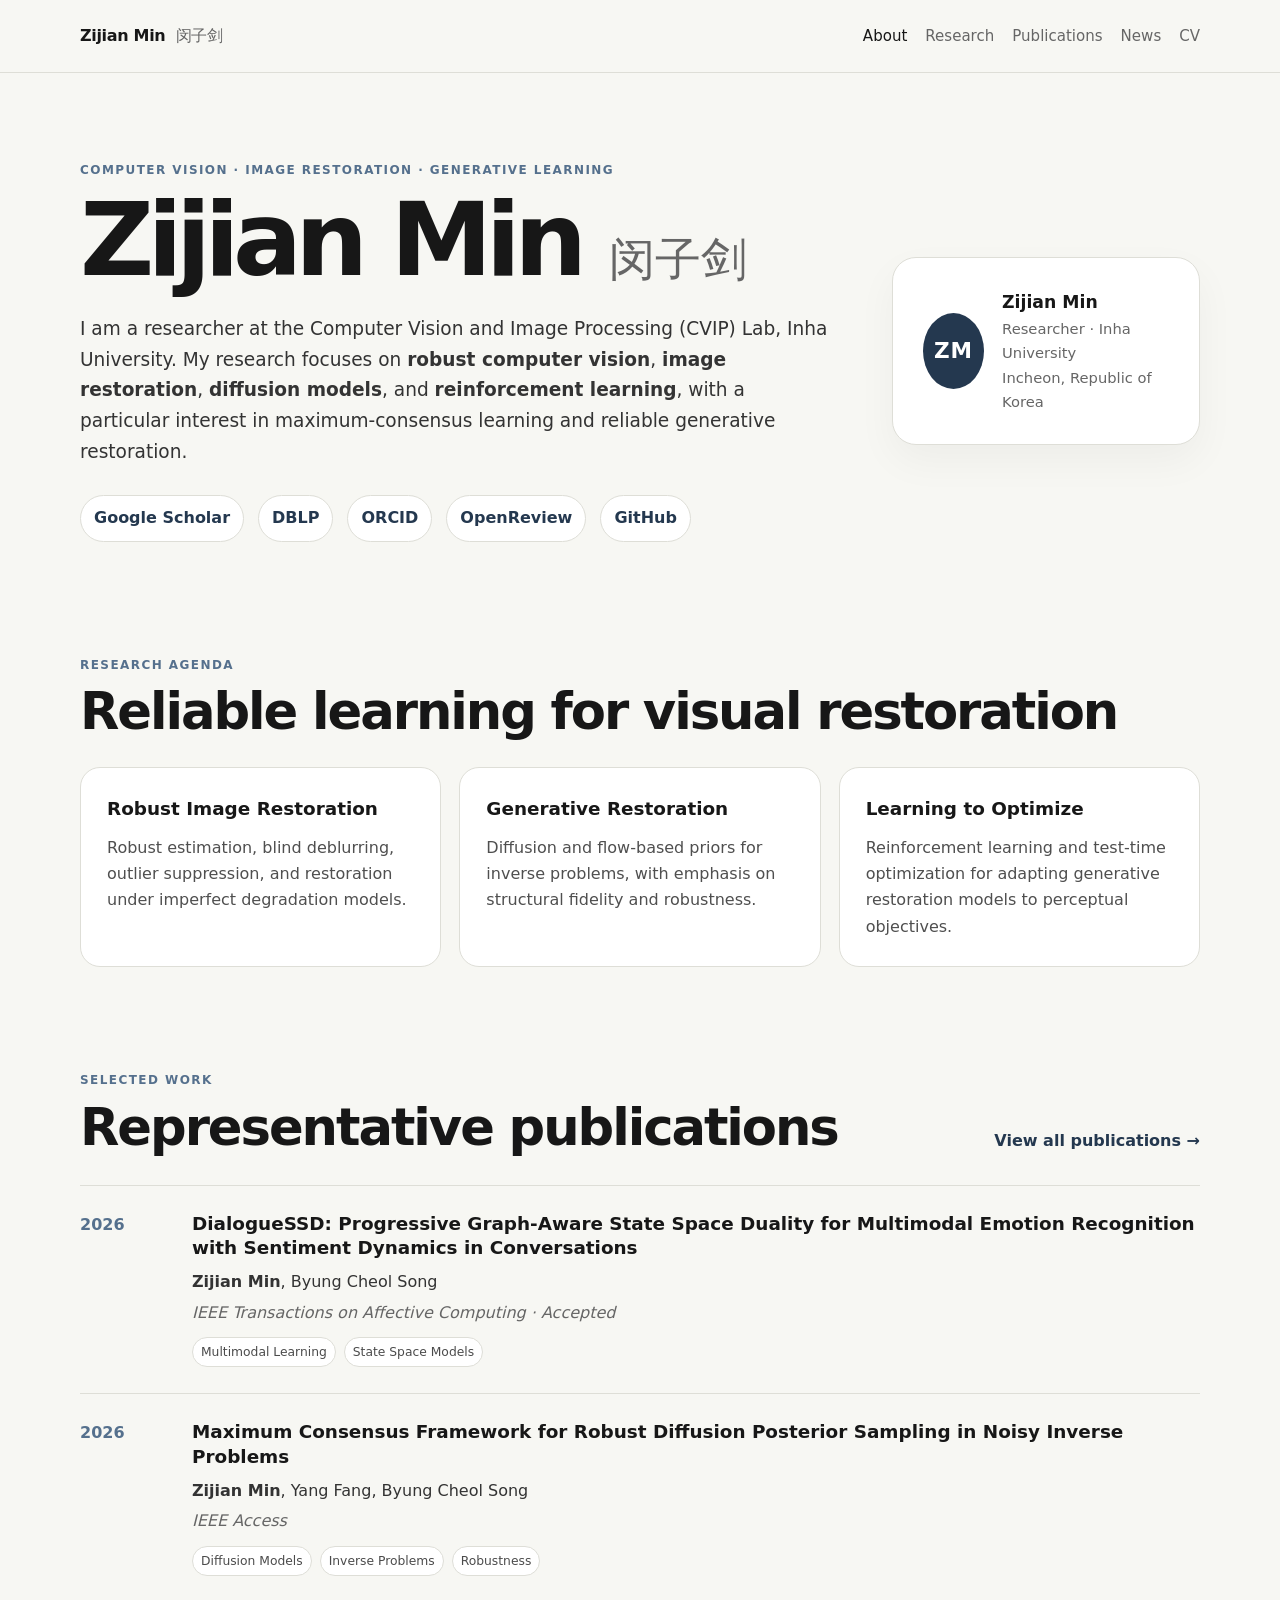
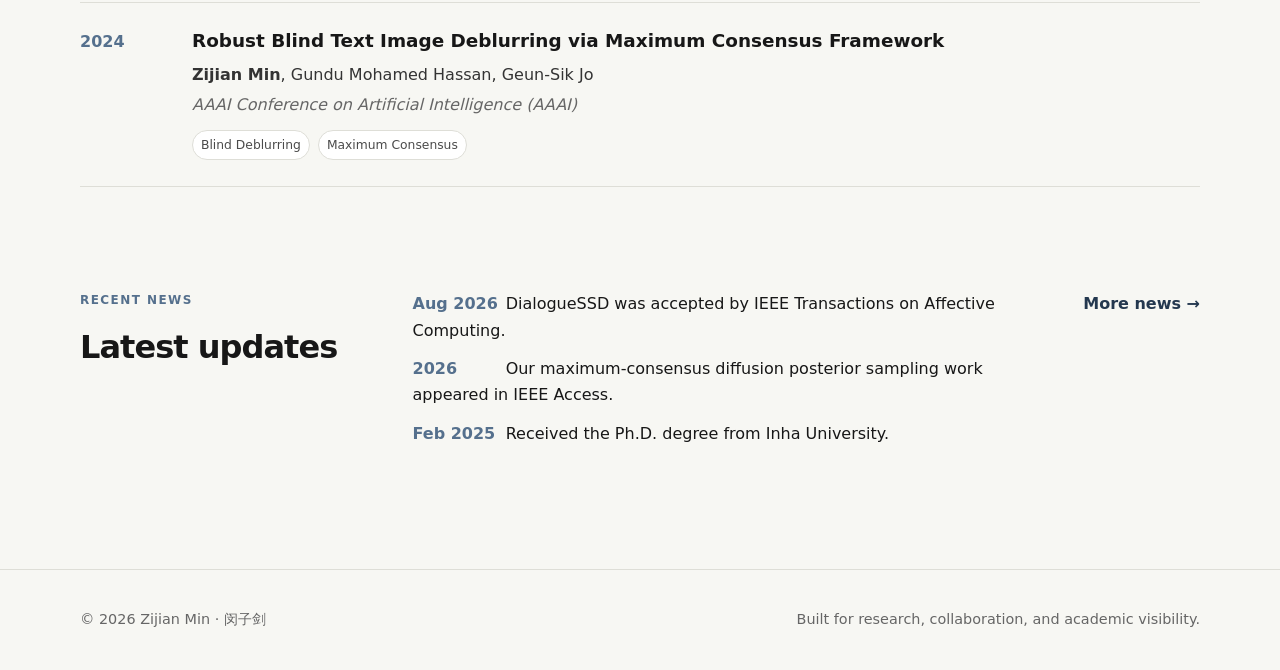
<file: index.html>
<!doctype html>
<html lang="en">
<head>
  <meta charset="utf-8">
  <meta name="viewport" content="width=device-width, initial-scale=1">
  <title>Zijian Min | 闵子剑</title>
  <meta name="description" content="Academic homepage of Zijian Min (闵子剑), a computer vision researcher working on robust image restoration, diffusion models, reinforcement learning, and maximum consensus.">
  <link rel="stylesheet" href="assets/style.css">
</head>
<body>
<header class="site-header">
  <div class="wrap nav-wrap">
    <a class="brand" href="index.html">Zijian Min <span>闵子剑</span></a>
    <nav>
      <a class="active" href="index.html">About</a>
      <a href="research.html">Research</a>
      <a href="publications.html">Publications</a>
      <a href="news.html">News</a>
      <a href="cv.html">CV</a>
    </nav>
  </div>
</header>

<main>
  <section class="hero wrap">
    <div class="hero-copy">
      <p class="eyebrow">Computer Vision · Image Restoration · Generative Learning</p>
      <h1>Zijian Min <span class="cn">闵子剑</span></h1>
      <p class="lead">I am a researcher at the Computer Vision and Image Processing (CVIP) Lab, Inha University. My research focuses on <strong>robust computer vision</strong>, <strong>image restoration</strong>, <strong>diffusion models</strong>, and <strong>reinforcement learning</strong>, with a particular interest in maximum-consensus learning and reliable generative restoration.</p>
      <div class="link-row">
        <a href="https://scholar.google.com/citations?user=xzUoeWEAAAAJ" target="_blank" rel="noopener">Google Scholar</a>
        <a href="https://dblp.org/pid/264/0504" target="_blank" rel="noopener">DBLP</a>
        <a href="https://orcid.org/0009-0006-3637-9472" target="_blank" rel="noopener">ORCID</a>
        <a href="https://openreview.net/profile?id=~Min_Zijian1" target="_blank" rel="noopener">OpenReview</a>
        <a href="https://github.com/MiracleIsFirst" target="_blank" rel="noopener">GitHub</a>
      </div>
    </div>
    <aside class="profile-card">
      <div class="monogram">ZM</div>
      <div>
        <div class="profile-name">Zijian Min</div>
        <div class="muted">Researcher · Inha University</div>
        <div class="muted">Incheon, Republic of Korea</div>
      </div>
    </aside>
  </section>

  <section class="wrap section">
    <div class="section-heading">
      <p class="eyebrow">Research agenda</p>
      <h2>Reliable learning for visual restoration</h2>
    </div>
    <div class="cards three">
      <article class="card">
        <h3>Robust Image Restoration</h3>
        <p>Robust estimation, blind deblurring, outlier suppression, and restoration under imperfect degradation models.</p>
      </article>
      <article class="card">
        <h3>Generative Restoration</h3>
        <p>Diffusion and flow-based priors for inverse problems, with emphasis on structural fidelity and robustness.</p>
      </article>
      <article class="card">
        <h3>Learning to Optimize</h3>
        <p>Reinforcement learning and test-time optimization for adapting generative restoration models to perceptual objectives.</p>
      </article>
    </div>
  </section>

  <section class="wrap section">
    <div class="section-heading split-heading">
      <div><p class="eyebrow">Selected work</p><h2>Representative publications</h2></div>
      <a class="text-link" href="publications.html">View all publications →</a>
    </div>

    <div class="pub-list">
      <article class="pub featured">
        <div class="pub-year">2026</div>
        <div>
          <h3>DialogueSSD: Progressive Graph-Aware State Space Duality for Multimodal Emotion Recognition with Sentiment Dynamics in Conversations</h3>
          <p class="authors"><strong>Zijian Min</strong>, Byung Cheol Song</p>
          <p class="venue">IEEE Transactions on Affective Computing · Accepted</p>
          <div class="tags"><span>Multimodal Learning</span><span>State Space Models</span></div>
        </div>
      </article>

      <article class="pub featured">
        <div class="pub-year">2026</div>
        <div>
          <h3>Maximum Consensus Framework for Robust Diffusion Posterior Sampling in Noisy Inverse Problems</h3>
          <p class="authors"><strong>Zijian Min</strong>, Yang Fang, Byung Cheol Song</p>
          <p class="venue">IEEE Access</p>
          <div class="tags"><span>Diffusion Models</span><span>Inverse Problems</span><span>Robustness</span></div>
        </div>
      </article>

      <article class="pub featured">
        <div class="pub-year">2024</div>
        <div>
          <h3>Robust Blind Text Image Deblurring via Maximum Consensus Framework</h3>
          <p class="authors"><strong>Zijian Min</strong>, Gundu Mohamed Hassan, Geun-Sik Jo</p>
          <p class="venue">AAAI Conference on Artificial Intelligence (AAAI)</p>
          <div class="tags"><span>Blind Deblurring</span><span>Maximum Consensus</span></div>
        </div>
      </article>
    </div>
  </section>

  <section class="wrap section news-strip">
    <div>
      <p class="eyebrow">Recent news</p>
      <h2>Latest updates</h2>
    </div>
    <div class="news-items">
      <p><span>Aug 2026</span> DialogueSSD was accepted by IEEE Transactions on Affective Computing.</p>
      <p><span>2026</span> Our maximum-consensus diffusion posterior sampling work appeared in IEEE Access.</p>
      <p><span>Feb 2025</span> Received the Ph.D. degree from Inha University.</p>
    </div>
    <a class="text-link" href="news.html">More news →</a>
  </section>
</main>

<footer>
  <div class="wrap footer-wrap">
    <span>© 2026 Zijian Min · 闵子剑</span>
    <span>Built for research, collaboration, and academic visibility.</span>
  </div>
</footer>
</body>
</html>
</file>
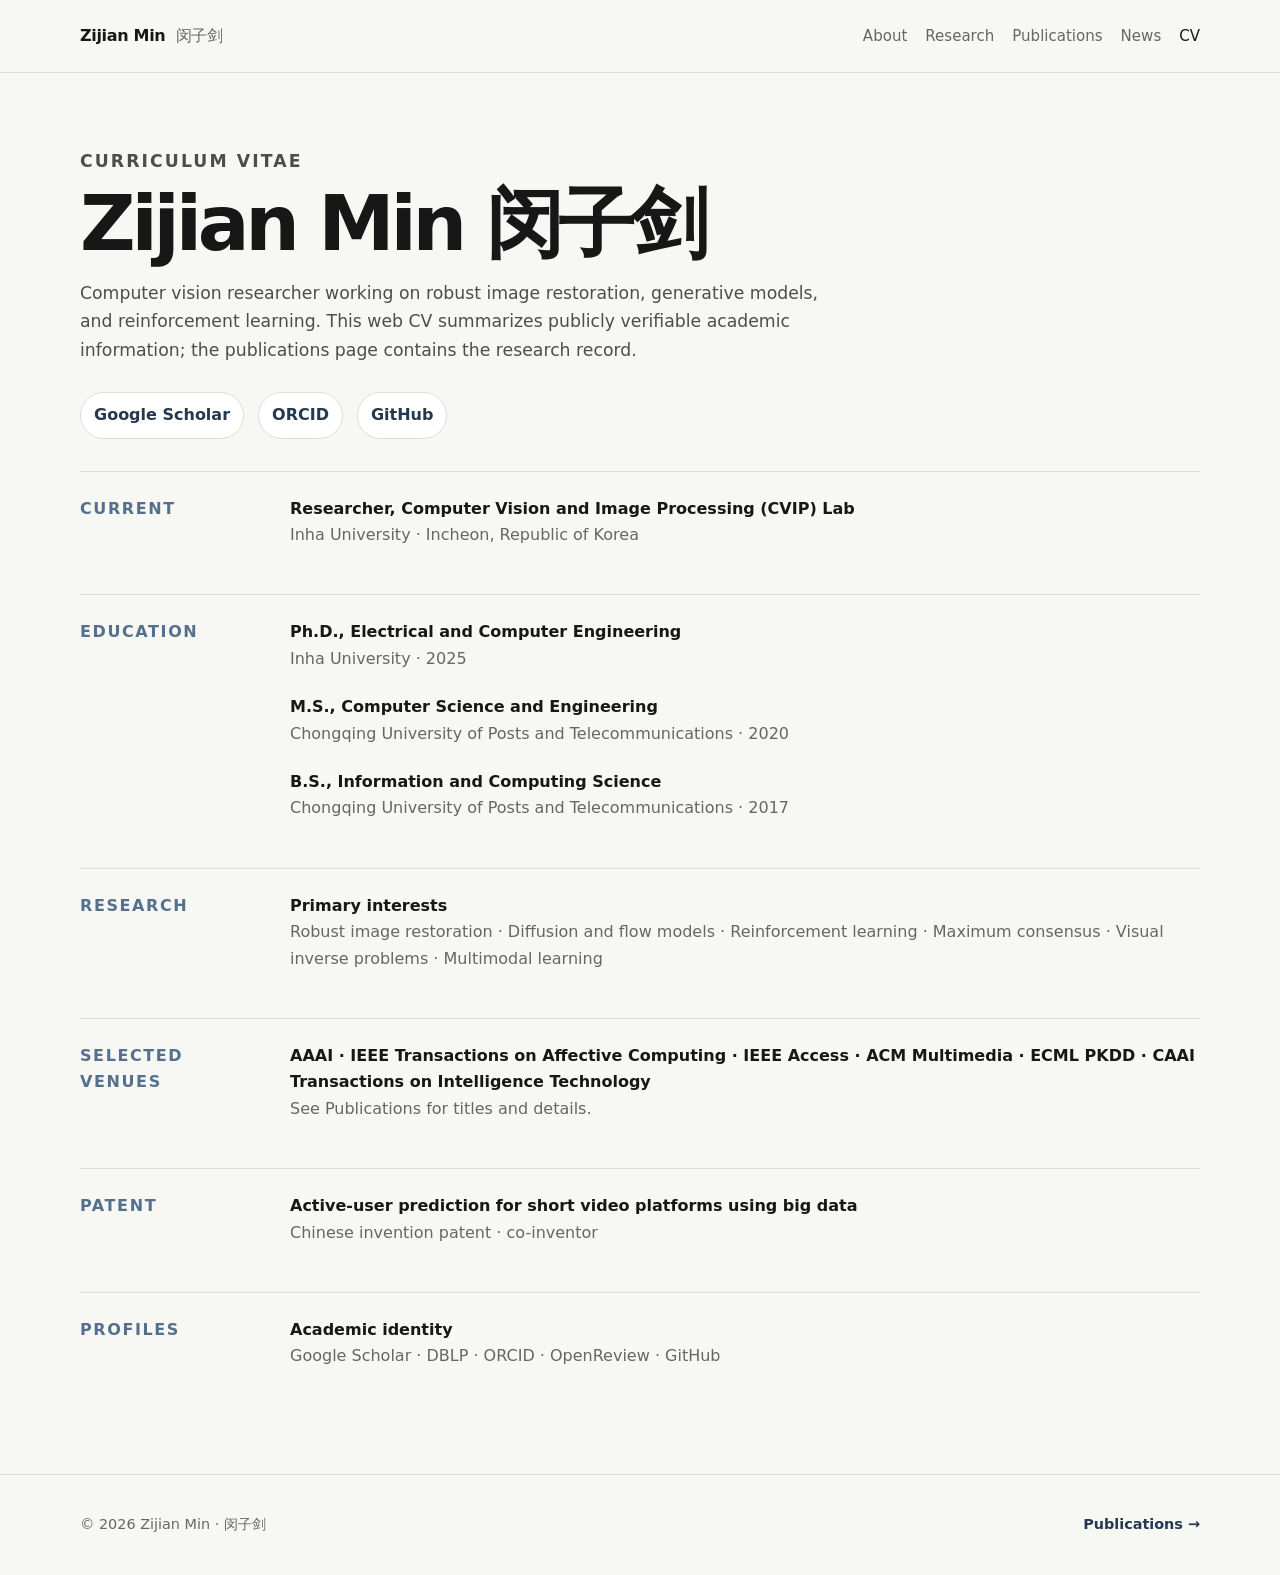
<file: cv.html>
<!doctype html>
<html lang="en"><head><meta charset="utf-8"><meta name="viewport" content="width=device-width, initial-scale=1"><title>CV | Zijian Min</title><meta name="description" content="Curriculum vitae of Zijian Min (闵子剑)."><link rel="stylesheet" href="assets/style.css"></head><body>
<header class="site-header"><div class="wrap nav-wrap"><a class="brand" href="index.html">Zijian Min <span>闵子剑</span></a><nav><a href="index.html">About</a><a href="research.html">Research</a><a href="publications.html">Publications</a><a href="news.html">News</a><a class="active" href="cv.html">CV</a></nav></div></header>
<main class="wrap">
<section class="page-hero"><p class="eyebrow">Curriculum Vitae</p><h1>Zijian Min <span class="cn">闵子剑</span></h1><p>Computer vision researcher working on robust image restoration, generative models, and reinforcement learning. This web CV summarizes publicly verifiable academic information; the publications page contains the research record.</p><div class="link-row"><a href="https://scholar.google.com/citations?user=xzUoeWEAAAAJ" target="_blank" rel="noopener">Google Scholar</a><a href="https://orcid.org/0009-0006-3637-9472" target="_blank" rel="noopener">ORCID</a><a href="https://github.com/MiracleIsFirst" target="_blank" rel="noopener">GitHub</a></div></section>
<section>
<div class="cv-grid"><h2>Current</h2><div class="cv-entry"><strong>Researcher, Computer Vision and Image Processing (CVIP) Lab</strong><span>Inha University · Incheon, Republic of Korea</span></div></div>
<div class="cv-grid"><h2>Education</h2><div><div class="cv-entry"><strong>Ph.D., Electrical and Computer Engineering</strong><span>Inha University · 2025</span></div><div class="cv-entry"><strong>M.S., Computer Science and Engineering</strong><span>Chongqing University of Posts and Telecommunications · 2020</span></div><div class="cv-entry"><strong>B.S., Information and Computing Science</strong><span>Chongqing University of Posts and Telecommunications · 2017</span></div></div></div>
<div class="cv-grid"><h2>Research</h2><div class="cv-entry"><strong>Primary interests</strong><span>Robust image restoration · Diffusion and flow models · Reinforcement learning · Maximum consensus · Visual inverse problems · Multimodal learning</span></div></div>
<div class="cv-grid"><h2>Selected venues</h2><div class="cv-entry"><strong>AAAI · IEEE Transactions on Affective Computing · IEEE Access · ACM Multimedia · ECML PKDD · CAAI Transactions on Intelligence Technology</strong><span>See Publications for titles and details.</span></div></div>
<div class="cv-grid"><h2>Patent</h2><div class="cv-entry"><strong>Active-user prediction for short video platforms using big data</strong><span>Chinese invention patent · co-inventor</span></div></div>
<div class="cv-grid"><h2>Profiles</h2><div class="cv-entry"><strong>Academic identity</strong><span>Google Scholar · DBLP · ORCID · OpenReview · GitHub</span></div></div>
</section>
</main>
<footer><div class="wrap footer-wrap"><span>© 2026 Zijian Min · 闵子剑</span><span><a class="text-link" href="publications.html">Publications →</a></span></div></footer>
</body></html>
</file>
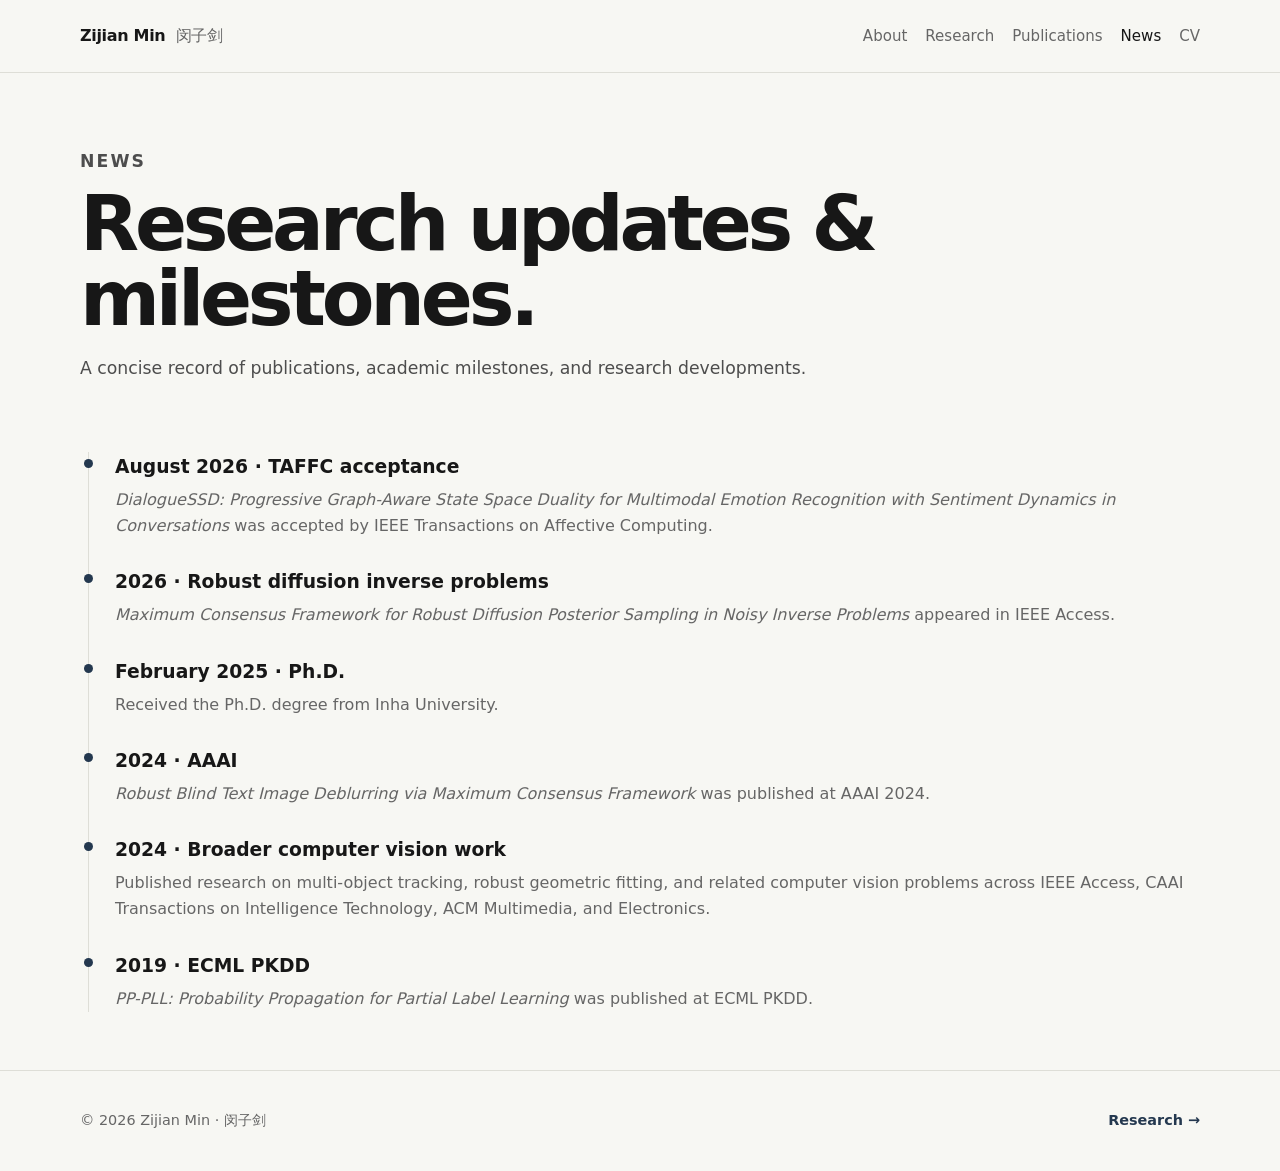
<file: news.html>
<!doctype html>
<html lang="en"><head><meta charset="utf-8"><meta name="viewport" content="width=device-width, initial-scale=1"><title>News | Zijian Min</title><meta name="description" content="Recent academic news and milestones of Zijian Min."><link rel="stylesheet" href="assets/style.css"></head><body>
<header class="site-header"><div class="wrap nav-wrap"><a class="brand" href="index.html">Zijian Min <span>闵子剑</span></a><nav><a href="index.html">About</a><a href="research.html">Research</a><a href="publications.html">Publications</a><a class="active" href="news.html">News</a><a href="cv.html">CV</a></nav></div></header>
<main class="wrap">
<section class="page-hero"><p class="eyebrow">News</p><h1>Research updates &amp; milestones.</h1><p>A concise record of publications, academic milestones, and research developments.</p></section>
<section class="timeline">
<div class="timeline-item"><h3>August 2026 · TAFFC acceptance</h3><p><em>DialogueSSD: Progressive Graph-Aware State Space Duality for Multimodal Emotion Recognition with Sentiment Dynamics in Conversations</em> was accepted by IEEE Transactions on Affective Computing.</p></div>
<div class="timeline-item"><h3>2026 · Robust diffusion inverse problems</h3><p><em>Maximum Consensus Framework for Robust Diffusion Posterior Sampling in Noisy Inverse Problems</em> appeared in IEEE Access.</p></div>
<div class="timeline-item"><h3>February 2025 · Ph.D.</h3><p>Received the Ph.D. degree from Inha University.</p></div>
<div class="timeline-item"><h3>2024 · AAAI</h3><p><em>Robust Blind Text Image Deblurring via Maximum Consensus Framework</em> was published at AAAI 2024.</p></div>
<div class="timeline-item"><h3>2024 · Broader computer vision work</h3><p>Published research on multi-object tracking, robust geometric fitting, and related computer vision problems across IEEE Access, CAAI Transactions on Intelligence Technology, ACM Multimedia, and Electronics.</p></div>
<div class="timeline-item"><h3>2019 · ECML PKDD</h3><p><em>PP-PLL: Probability Propagation for Partial Label Learning</em> was published at ECML PKDD.</p></div>
</section>
</main>
<footer><div class="wrap footer-wrap"><span>© 2026 Zijian Min · 闵子剑</span><span><a class="text-link" href="research.html">Research →</a></span></div></footer>
</body></html>
</file>
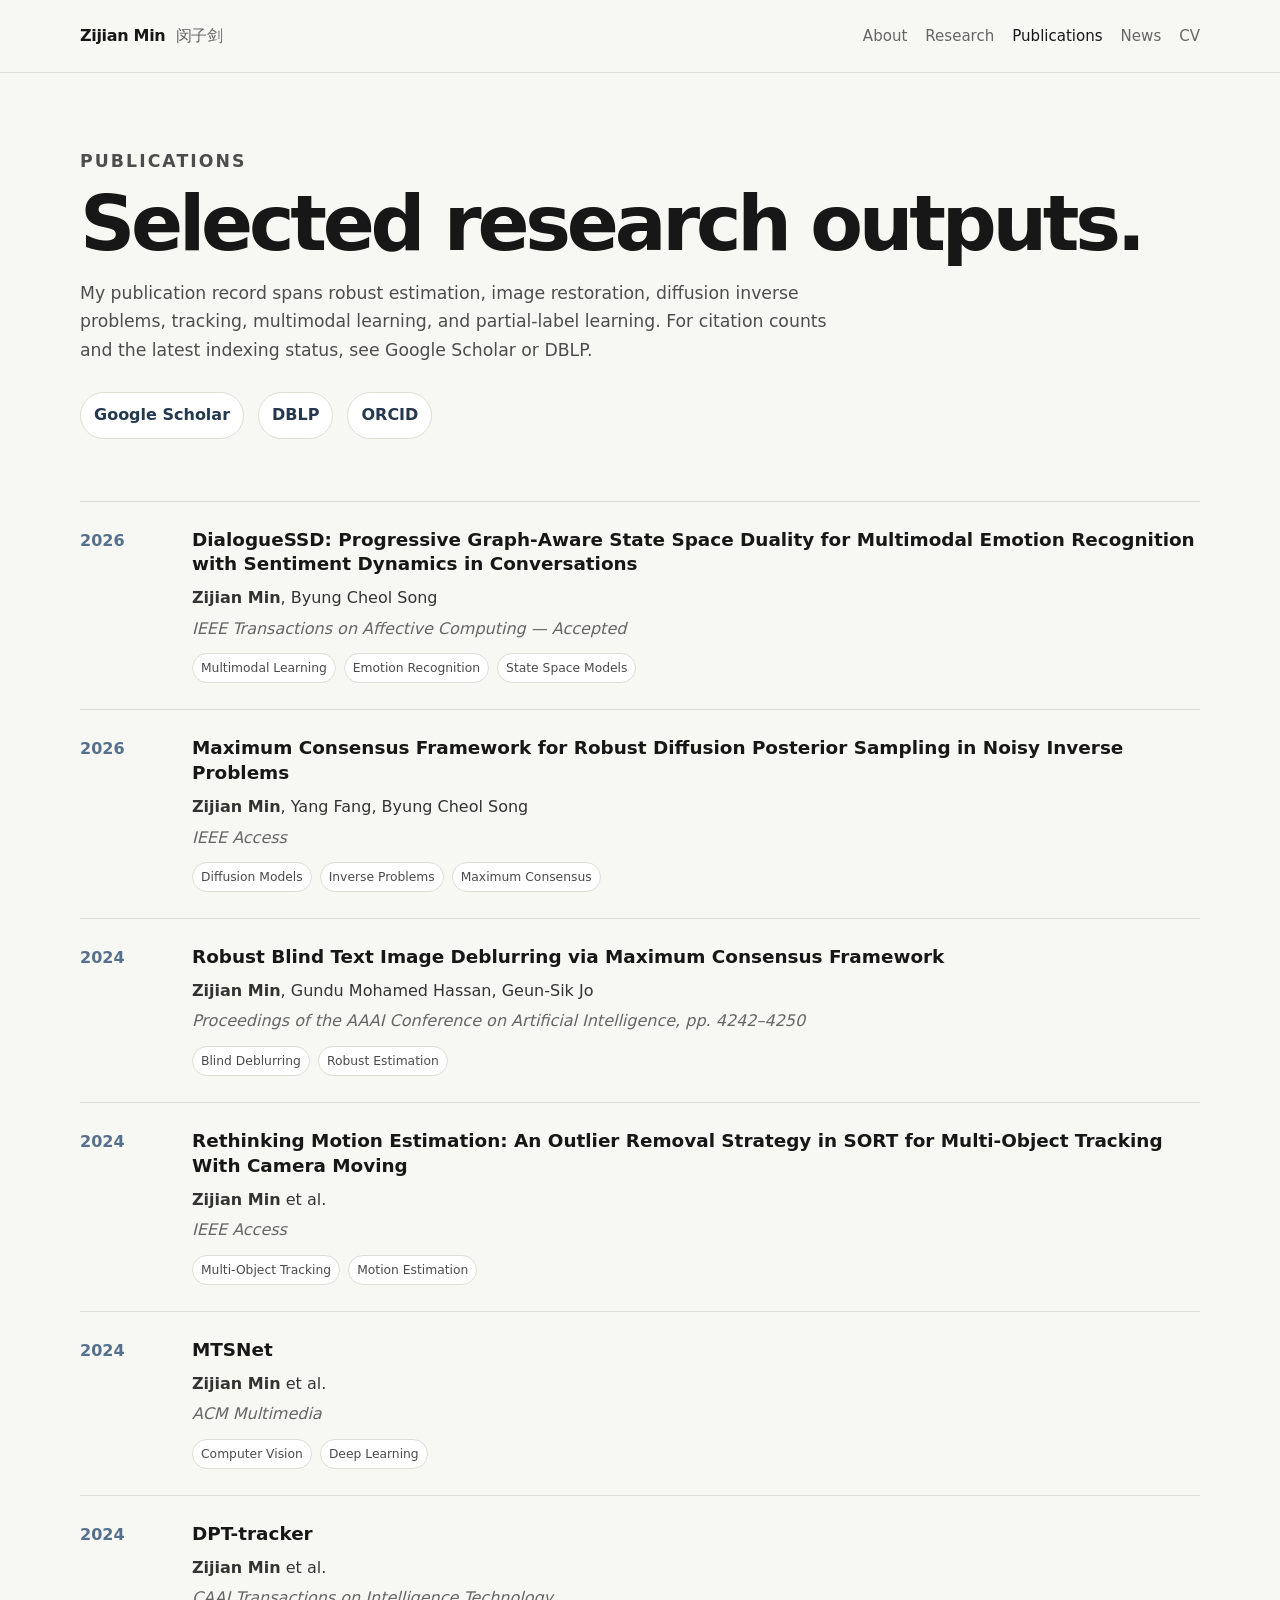
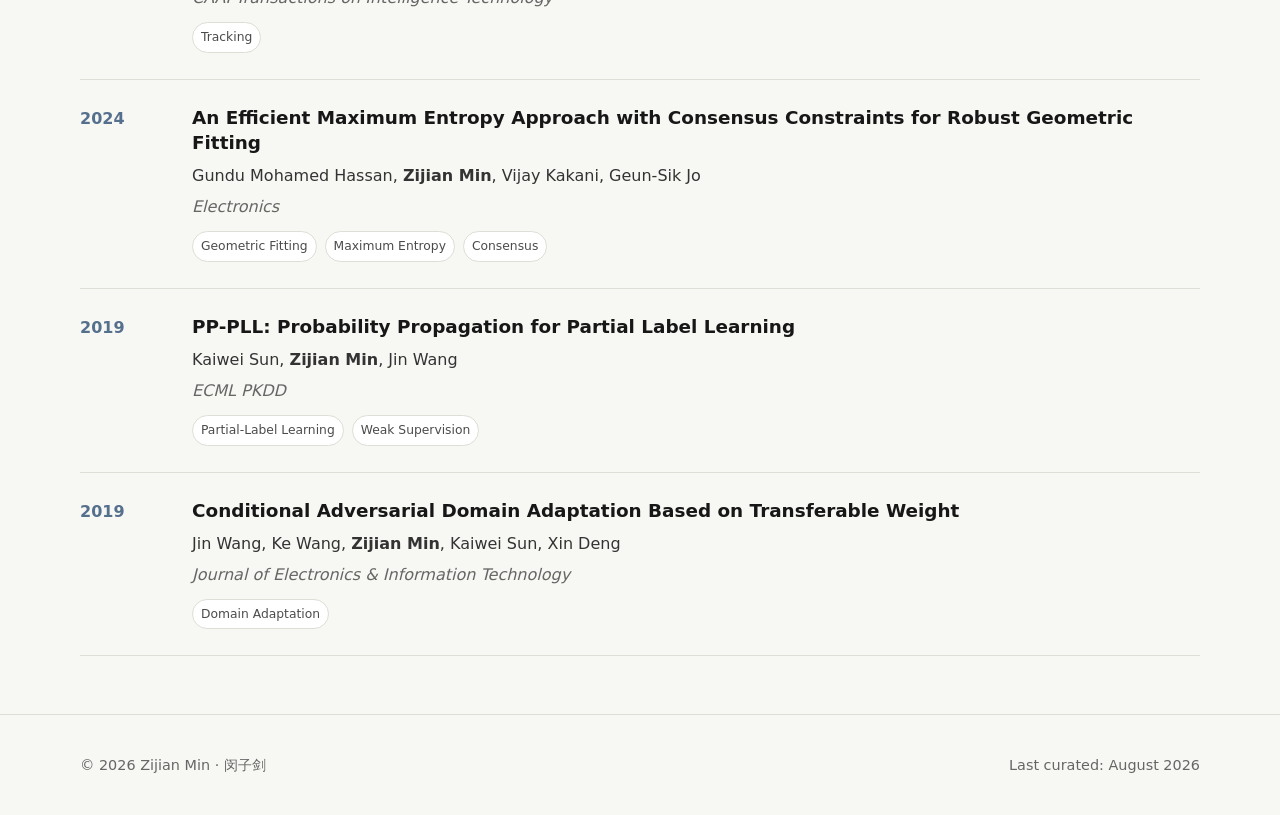
<file: publications.html>
<!doctype html>
<html lang="en"><head><meta charset="utf-8"><meta name="viewport" content="width=device-width, initial-scale=1"><title>Publications | Zijian Min</title><meta name="description" content="Selected publications by Zijian Min (闵子剑)."><link rel="stylesheet" href="assets/style.css"></head><body>
<header class="site-header"><div class="wrap nav-wrap"><a class="brand" href="index.html">Zijian Min <span>闵子剑</span></a><nav><a href="index.html">About</a><a href="research.html">Research</a><a class="active" href="publications.html">Publications</a><a href="news.html">News</a><a href="cv.html">CV</a></nav></div></header>
<main class="wrap">
<section class="page-hero"><p class="eyebrow">Publications</p><h1>Selected research outputs.</h1><p>My publication record spans robust estimation, image restoration, diffusion inverse problems, tracking, multimodal learning, and partial-label learning. For citation counts and the latest indexing status, see Google Scholar or DBLP.</p><div class="link-row"><a href="https://scholar.google.com/citations?user=xzUoeWEAAAAJ" target="_blank" rel="noopener">Google Scholar</a><a href="https://dblp.org/pid/264/0504" target="_blank" rel="noopener">DBLP</a><a href="https://orcid.org/0009-0006-3637-9472" target="_blank" rel="noopener">ORCID</a></div></section>
<section class="pub-list">
<article class="pub"><div class="pub-year">2026</div><div><h3>DialogueSSD: Progressive Graph-Aware State Space Duality for Multimodal Emotion Recognition with Sentiment Dynamics in Conversations</h3><p class="authors"><strong>Zijian Min</strong>, Byung Cheol Song</p><p class="venue">IEEE Transactions on Affective Computing — Accepted</p><div class="tags"><span>Multimodal Learning</span><span>Emotion Recognition</span><span>State Space Models</span></div></div></article>
<article class="pub"><div class="pub-year">2026</div><div><h3>Maximum Consensus Framework for Robust Diffusion Posterior Sampling in Noisy Inverse Problems</h3><p class="authors"><strong>Zijian Min</strong>, Yang Fang, Byung Cheol Song</p><p class="venue">IEEE Access</p><div class="tags"><span>Diffusion Models</span><span>Inverse Problems</span><span>Maximum Consensus</span></div></div></article>
<article class="pub"><div class="pub-year">2024</div><div><h3>Robust Blind Text Image Deblurring via Maximum Consensus Framework</h3><p class="authors"><strong>Zijian Min</strong>, Gundu Mohamed Hassan, Geun-Sik Jo</p><p class="venue">Proceedings of the AAAI Conference on Artificial Intelligence, pp. 4242–4250</p><div class="tags"><span>Blind Deblurring</span><span>Robust Estimation</span></div></div></article>
<article class="pub"><div class="pub-year">2024</div><div><h3>Rethinking Motion Estimation: An Outlier Removal Strategy in SORT for Multi-Object Tracking With Camera Moving</h3><p class="authors"><strong>Zijian Min</strong> et al.</p><p class="venue">IEEE Access</p><div class="tags"><span>Multi-Object Tracking</span><span>Motion Estimation</span></div></div></article>
<article class="pub"><div class="pub-year">2024</div><div><h3>MTSNet</h3><p class="authors"><strong>Zijian Min</strong> et al.</p><p class="venue">ACM Multimedia</p><div class="tags"><span>Computer Vision</span><span>Deep Learning</span></div></div></article>
<article class="pub"><div class="pub-year">2024</div><div><h3>DPT-tracker</h3><p class="authors"><strong>Zijian Min</strong> et al.</p><p class="venue">CAAI Transactions on Intelligence Technology</p><div class="tags"><span>Tracking</span></div></div></article>
<article class="pub"><div class="pub-year">2024</div><div><h3>An Efficient Maximum Entropy Approach with Consensus Constraints for Robust Geometric Fitting</h3><p class="authors">Gundu Mohamed Hassan, <strong>Zijian Min</strong>, Vijay Kakani, Geun-Sik Jo</p><p class="venue">Electronics</p><div class="tags"><span>Geometric Fitting</span><span>Maximum Entropy</span><span>Consensus</span></div></div></article>
<article class="pub"><div class="pub-year">2019</div><div><h3>PP-PLL: Probability Propagation for Partial Label Learning</h3><p class="authors">Kaiwei Sun, <strong>Zijian Min</strong>, Jin Wang</p><p class="venue">ECML PKDD</p><div class="tags"><span>Partial-Label Learning</span><span>Weak Supervision</span></div></div></article>
<article class="pub"><div class="pub-year">2019</div><div><h3>Conditional Adversarial Domain Adaptation Based on Transferable Weight</h3><p class="authors">Jin Wang, Ke Wang, <strong>Zijian Min</strong>, Kaiwei Sun, Xin Deng</p><p class="venue">Journal of Electronics &amp; Information Technology</p><div class="tags"><span>Domain Adaptation</span></div></div></article>
</section>
</main>
<footer><div class="wrap footer-wrap"><span>© 2026 Zijian Min · 闵子剑</span><span>Last curated: August 2026</span></div></footer>
</body></html>
</file>
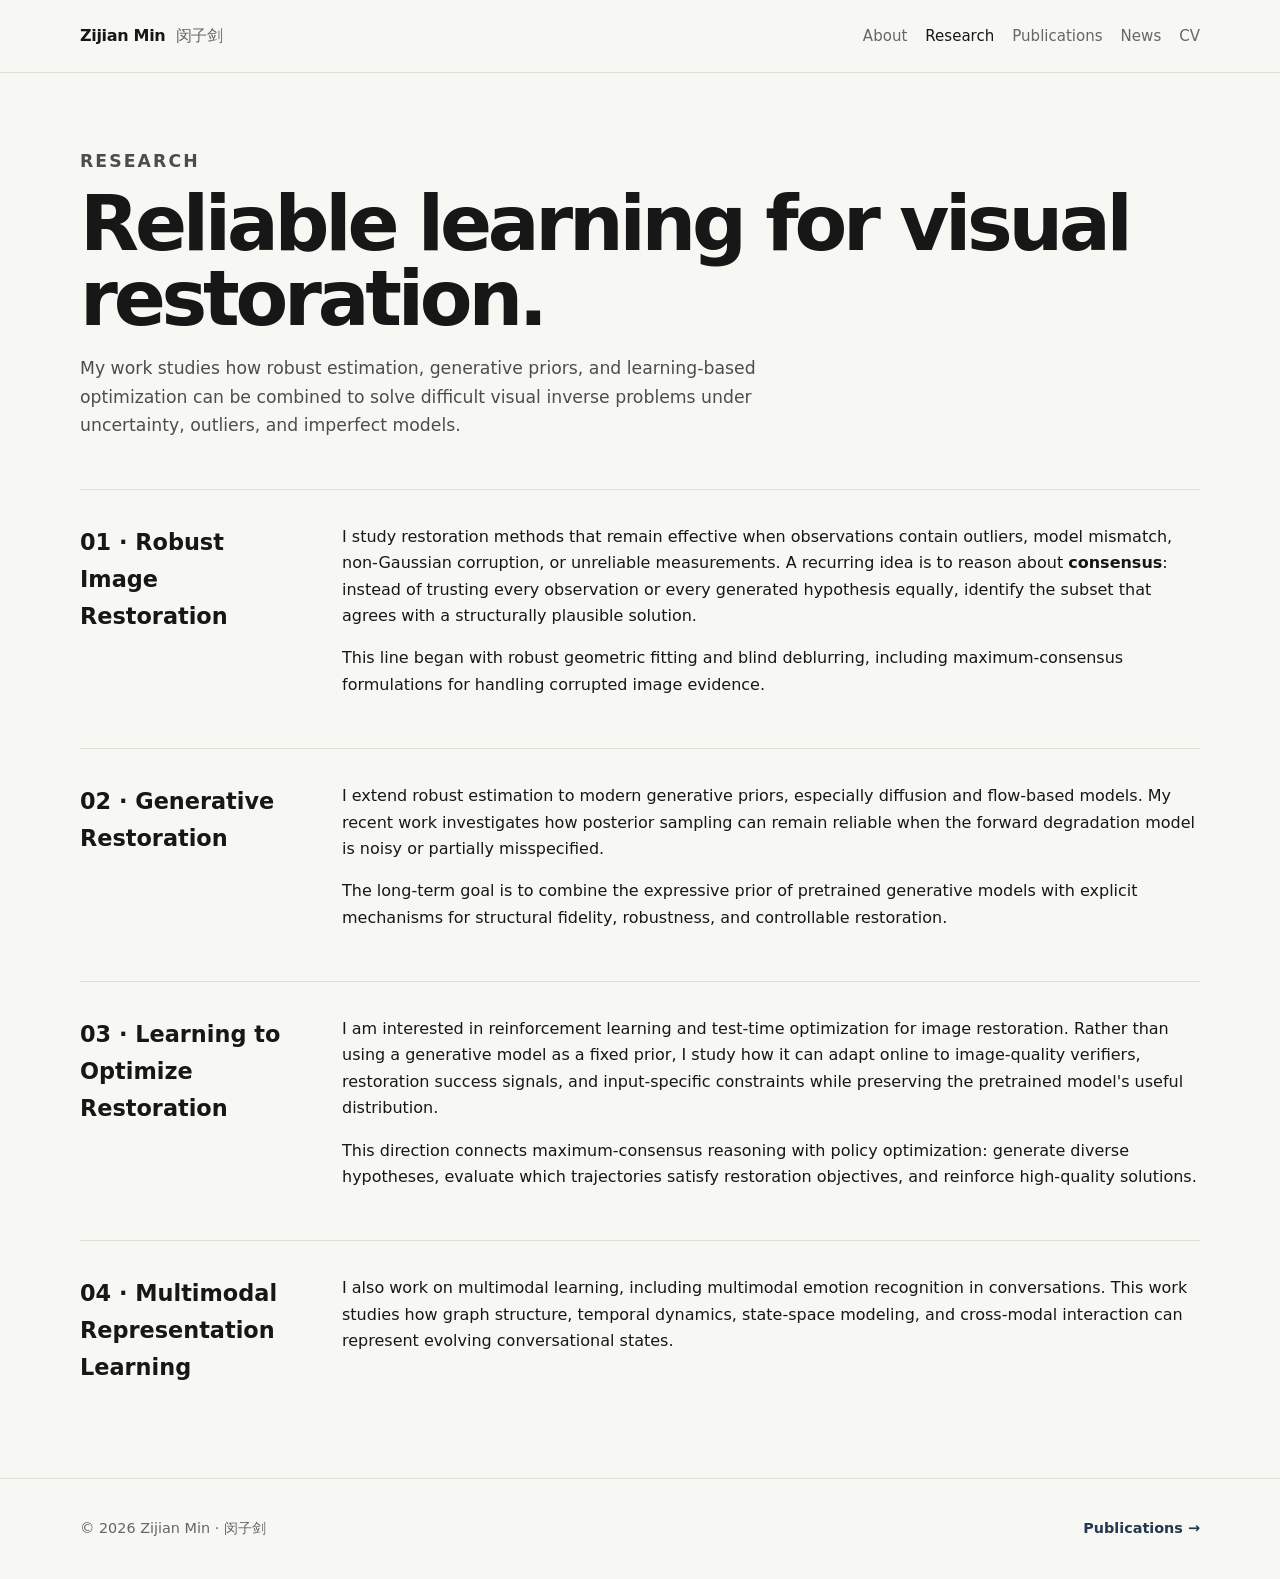
<file: research.html>
<!doctype html>
<html lang="en"><head><meta charset="utf-8"><meta name="viewport" content="width=device-width, initial-scale=1"><title>Research | Zijian Min</title><meta name="description" content="Research agenda of Zijian Min in robust image restoration, diffusion models, inverse problems, and reinforcement learning."><link rel="stylesheet" href="assets/style.css"></head><body>
<header class="site-header"><div class="wrap nav-wrap"><a class="brand" href="index.html">Zijian Min <span>闵子剑</span></a><nav><a href="index.html">About</a><a class="active" href="research.html">Research</a><a href="publications.html">Publications</a><a href="news.html">News</a><a href="cv.html">CV</a></nav></div></header>
<main class="wrap">
<section class="page-hero"><p class="eyebrow">Research</p><h1>Reliable learning for visual restoration.</h1><p>My work studies how robust estimation, generative priors, and learning-based optimization can be combined to solve difficult visual inverse problems under uncertainty, outliers, and imperfect models.</p></section>
<section>
<div class="research-block"><h2>01 · Robust Image Restoration</h2><div><p>I study restoration methods that remain effective when observations contain outliers, model mismatch, non-Gaussian corruption, or unreliable measurements. A recurring idea is to reason about <strong>consensus</strong>: instead of trusting every observation or every generated hypothesis equally, identify the subset that agrees with a structurally plausible solution.</p><p>This line began with robust geometric fitting and blind deblurring, including maximum-consensus formulations for handling corrupted image evidence.</p></div></div>
<div class="research-block"><h2>02 · Generative Restoration</h2><div><p>I extend robust estimation to modern generative priors, especially diffusion and flow-based models. My recent work investigates how posterior sampling can remain reliable when the forward degradation model is noisy or partially misspecified.</p><p>The long-term goal is to combine the expressive prior of pretrained generative models with explicit mechanisms for structural fidelity, robustness, and controllable restoration.</p></div></div>
<div class="research-block"><h2>03 · Learning to Optimize Restoration</h2><div><p>I am interested in reinforcement learning and test-time optimization for image restoration. Rather than using a generative model as a fixed prior, I study how it can adapt online to image-quality verifiers, restoration success signals, and input-specific constraints while preserving the pretrained model's useful distribution.</p><p>This direction connects maximum-consensus reasoning with policy optimization: generate diverse hypotheses, evaluate which trajectories satisfy restoration objectives, and reinforce high-quality solutions.</p></div></div>
<div class="research-block"><h2>04 · Multimodal Representation Learning</h2><div><p>I also work on multimodal learning, including multimodal emotion recognition in conversations. This work studies how graph structure, temporal dynamics, state-space modeling, and cross-modal interaction can represent evolving conversational states.</p></div></div>
</section>
</main>
<footer><div class="wrap footer-wrap"><span>© 2026 Zijian Min · 闵子剑</span><span><a class="text-link" href="publications.html">Publications →</a></span></div></footer>
</body></html>
</file>
<file: assets/style.css>
:root{--bg:#f7f7f3;--panel:#ffffff;--text:#171717;--muted:#666;--line:#deded7;--accent:#24384f;--accent2:#55708d;--max:1120px}*{box-sizing:border-box}html{scroll-behavior:smooth}body{margin:0;background:var(--bg);color:var(--text);font-family:Inter,ui-sans-serif,system-ui,-apple-system,BlinkMacSystemFont,"Segoe UI",sans-serif;line-height:1.65}.wrap{width:min(var(--max),calc(100% - 40px));margin:0 auto}.site-header{position:sticky;top:0;z-index:20;background:rgba(247,247,243,.94);backdrop-filter:blur(12px);border-bottom:1px solid var(--line)}.nav-wrap{min-height:72px;display:flex;align-items:center;justify-content:space-between;gap:24px}.brand{font-weight:750;text-decoration:none;color:var(--text);letter-spacing:-.02em}.brand span{font-weight:500;color:var(--muted);margin-left:5px}nav{display:flex;gap:18px;flex-wrap:wrap}nav a{color:var(--muted);text-decoration:none;font-size:.94rem}nav a:hover,nav a.active{color:var(--text)}.hero{padding:88px 0 62px;display:grid;grid-template-columns:minmax(0,1.7fr) minmax(260px,.7fr);gap:64px;align-items:center}.eyebrow{text-transform:uppercase;letter-spacing:.12em;font-size:.75rem;font-weight:800;color:var(--accent2);margin:0 0 10px}.hero h1{font-size:clamp(3rem,8vw,6.5rem);line-height:.95;letter-spacing:-.065em;margin:0 0 26px}.hero h1 .cn{font-weight:400;color:var(--muted);font-size:.45em;letter-spacing:0}.lead{font-size:1.16rem;max-width:780px;color:#333}.link-row{display:flex;gap:14px;flex-wrap:wrap;margin-top:28px}.link-row a,.text-link{color:var(--accent);text-decoration:none;font-weight:700}.link-row a{padding:9px 13px;border:1px solid var(--line);border-radius:999px;background:#fff}.profile-card{background:var(--panel);border:1px solid var(--line);border-radius:24px;padding:30px;display:flex;gap:18px;align-items:center;box-shadow:0 16px 40px rgba(0,0,0,.045)}.monogram{width:76px;height:76px;border-radius:50%;display:grid;place-items:center;background:var(--accent);color:white;font-weight:800;font-size:1.35rem;letter-spacing:.04em}.profile-name{font-weight:800;font-size:1.08rem}.muted{color:var(--muted);font-size:.92rem}.section{padding:52px 0}.section-heading h2{font-size:clamp(2rem,4vw,3.6rem);line-height:1.05;letter-spacing:-.04em;margin:0}.split-heading{display:flex;justify-content:space-between;align-items:end;gap:24px}.cards{display:grid;gap:18px;margin-top:28px}.cards.three{grid-template-columns:repeat(3,1fr)}.card{background:var(--panel);border:1px solid var(--line);border-radius:20px;padding:26px}.card h3{margin:0 0 10px;font-size:1.15rem}.card p{margin:0;color:#4f4f4f}.pub-list{margin-top:30px;border-top:1px solid var(--line)}.pub{display:grid;grid-template-columns:88px 1fr;gap:24px;padding:26px 0;border-bottom:1px solid var(--line)}.pub-year{font-weight:800;color:var(--accent2)}.pub h3{margin:0 0 8px;font-size:1.15rem;line-height:1.35}.authors,.venue{margin:4px 0}.authors{color:#333}.venue{color:var(--muted);font-style:italic}.tags{display:flex;gap:8px;flex-wrap:wrap;margin-top:11px}.tags span{font-size:.77rem;border:1px solid var(--line);padding:4px 8px;border-radius:999px;background:#fff;color:#4b4b4b}.news-strip{display:grid;grid-template-columns:.8fr 1.7fr auto;gap:32px;align-items:start}.news-strip h2{margin:0;font-size:2rem;letter-spacing:-.03em}.news-items p{margin:0 0 12px}.news-items span{display:inline-block;min-width:88px;font-weight:800;color:var(--accent2)}footer{margin-top:58px;border-top:1px solid var(--line)}.footer-wrap{min-height:100px;display:flex;align-items:center;justify-content:space-between;gap:20px;color:var(--muted);font-size:.9rem}.page-hero{padding:74px 0 32px}.page-hero h1{font-size:clamp(2.7rem,6vw,5.5rem);letter-spacing:-.055em;line-height:.98;margin:0 0 18px}.page-hero p{max-width:760px;color:#4d4d4d;font-size:1.08rem}.research-block{display:grid;grid-template-columns:220px 1fr;gap:42px;padding:34px 0;border-top:1px solid var(--line)}.research-block h2{margin:0;font-size:1.4rem}.research-block p{margin-top:0}.timeline{border-left:1px solid var(--line);margin:20px 0 0 8px;padding-left:26px}.timeline-item{position:relative;margin-bottom:28px}.timeline-item:before{content:"";position:absolute;left:-31px;top:7px;width:9px;height:9px;border-radius:50%;background:var(--accent)}.timeline-item h3{margin:0 0 4px}.timeline-item p{margin:0;color:var(--muted)}.cv-grid{display:grid;grid-template-columns:180px 1fr;gap:30px;padding:24px 0;border-top:1px solid var(--line)}.cv-grid h2{font-size:1rem;text-transform:uppercase;letter-spacing:.1em;color:var(--accent2);margin:0}.cv-entry{margin-bottom:22px}.cv-entry strong{display:block}.cv-entry span{color:var(--muted)}@media(max-width:820px){.hero{grid-template-columns:1fr;padding-top:58px}.cards.three{grid-template-columns:1fr}.news-strip,.research-block,.cv-grid{grid-template-columns:1fr}.split-heading{align-items:start;flex-direction:column}.nav-wrap{align-items:flex-start;padding:18px 0;flex-direction:column}nav{gap:13px}.profile-card{max-width:430px}.footer-wrap{flex-direction:column;align-items:flex-start;justify-content:center}.pub{grid-template-columns:62px 1fr}}
</file>
